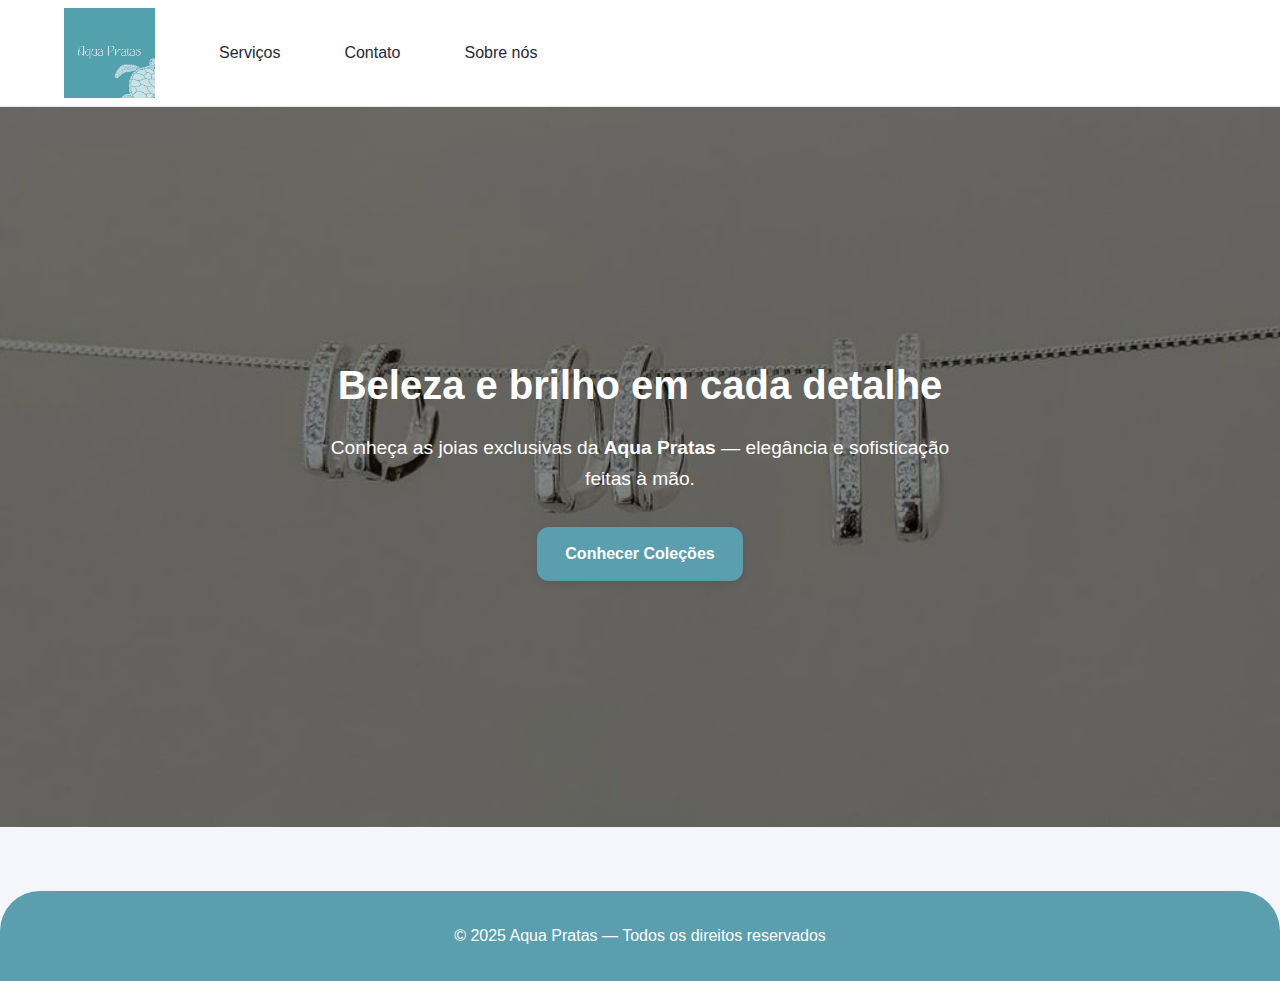
<file: index.html>
<!DOCTYPE html>
<html lang="pt-BR">
<head>
  <meta charset="UTF-8" />
  <meta name="viewport" content="width=device-width, initial-scale=1.0" />
  <title>Aqua Pratas</title>
  <link rel="stylesheet" href="css/style.css" />
</head>

<body>
  <header class="site-header">
    <div class="container header-inner">
      <a href="index.html" class="logo-link">
        <img src="img/logo.jpg" alt="Aqua Pratas" class="logo-img" />
      </a>
      <nav class="main-nav">
        <ul>
          <li><a href="servicos.html">Serviços</a></li>
          <li><a href="contato.html">Contato</a></li>
          <li><a href="sobre.html">Sobre nós</a></li>
        </ul>
      </nav>
    </div>
  </header>

  <main>
    <section class="hero">
      <div class="hero-content">
        <h1>Beleza e brilho em cada detalhe</h1>
        <p>Conheça as joias exclusivas da <strong>Aqua Pratas</strong> — elegância e sofisticação feitas à mão.</p>
        <a href="servicos.html" class="btn">Conhecer Coleções</a>
      </div>
    </section>
  </main>

  <footer class="site-footer">
    <p>© 2025 Aqua Pratas — Todos os direitos reservados</p>
  </footer>

</body>
</html>
</file>
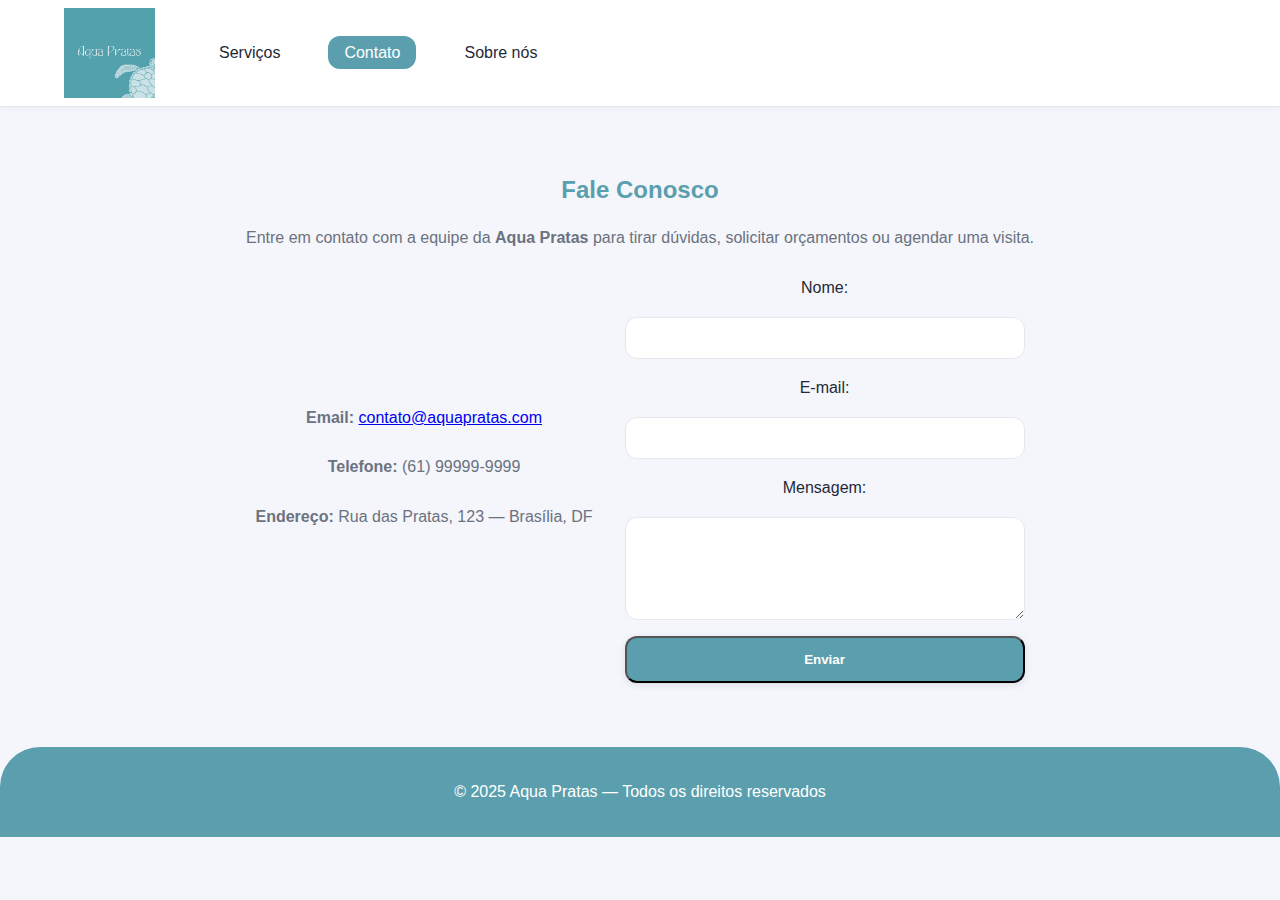
<file: contato.html>
<!DOCTYPE html>
<html lang="pt-BR">
<head>
  <meta charset="UTF-8" />
  <meta name="viewport" content="width=device-width, initial-scale=1.0" />
  <title>Contato - Aqua Pratas</title>
  <link rel="stylesheet" href="css/style.css" />
</head>
<body>

  <header class="site-header">
    <div class="container header-inner">
      <a href="index.html" class="logo-link">
        <img src="img/logo.jpg" alt="Aqua Pratas" class="logo-img" />
      </a>
      <nav class="main-nav">
        <ul>
          <li><a href="servicos.html">Serviços</a></li>
          <li><a href="contato.html" class="active">Contato</a></li>
          <li><a href="sobre.html">Sobre nós</a></li>
        </ul>
      </nav>
    </div>
  </header>

  <main>
    <section class="contato-section">
      <div class="container">
        <h2>Fale Conosco</h2>
        <p>Entre em contato com a equipe da <strong>Aqua Pratas</strong> para tirar dúvidas, solicitar orçamentos ou agendar uma visita.</p>

        <div class="contato-flex">
          <div class="info-contato">
            <p><strong>Email:</strong> <a href="mailto:contato@aquapratas.com">contato@aquapratas.com</a></p>
            <p><strong>Telefone:</strong> (61) 99999-9999</p>
            <p><strong>Endereço:</strong> Rua das Pratas, 123 — Brasília, DF</p>
          </div>

          <form class="contact-form" action="#" method="post">
            <label for="nome">Nome:</label>
            <input type="text" id="nome" name="nome" required>

            <label for="email">E-mail:</label>
            <input type="email" id="email" name="email" required>

            <label for="mensagem">Mensagem:</label>
            <textarea id="mensagem" name="mensagem" rows="5" required></textarea>

            <button type="submit" class="btn">Enviar</button>
          </form>
        </div>
      </div>
    </section>
  </main>

  <footer class="site-footer">
    <p>© 2025 Aqua Pratas — Todos os direitos reservados</p>
  </footer>

</body>
</html>
</file>
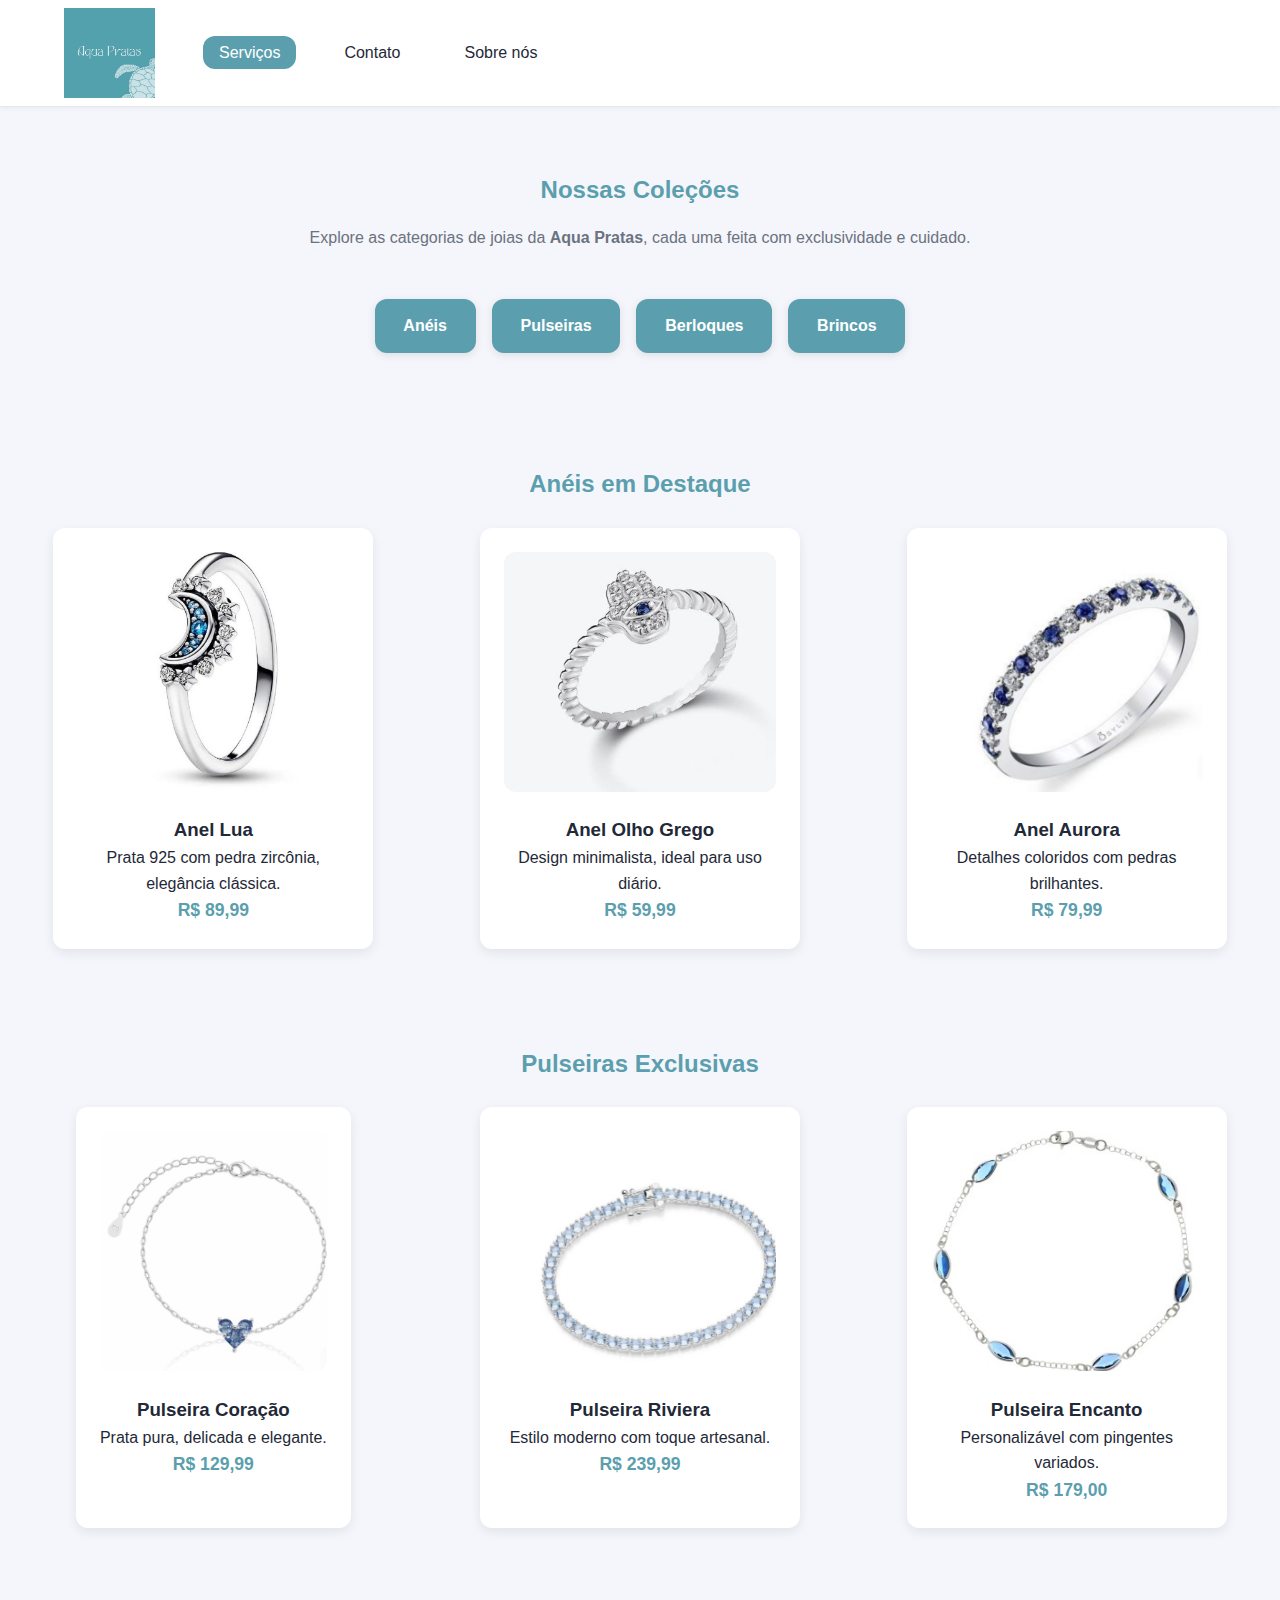
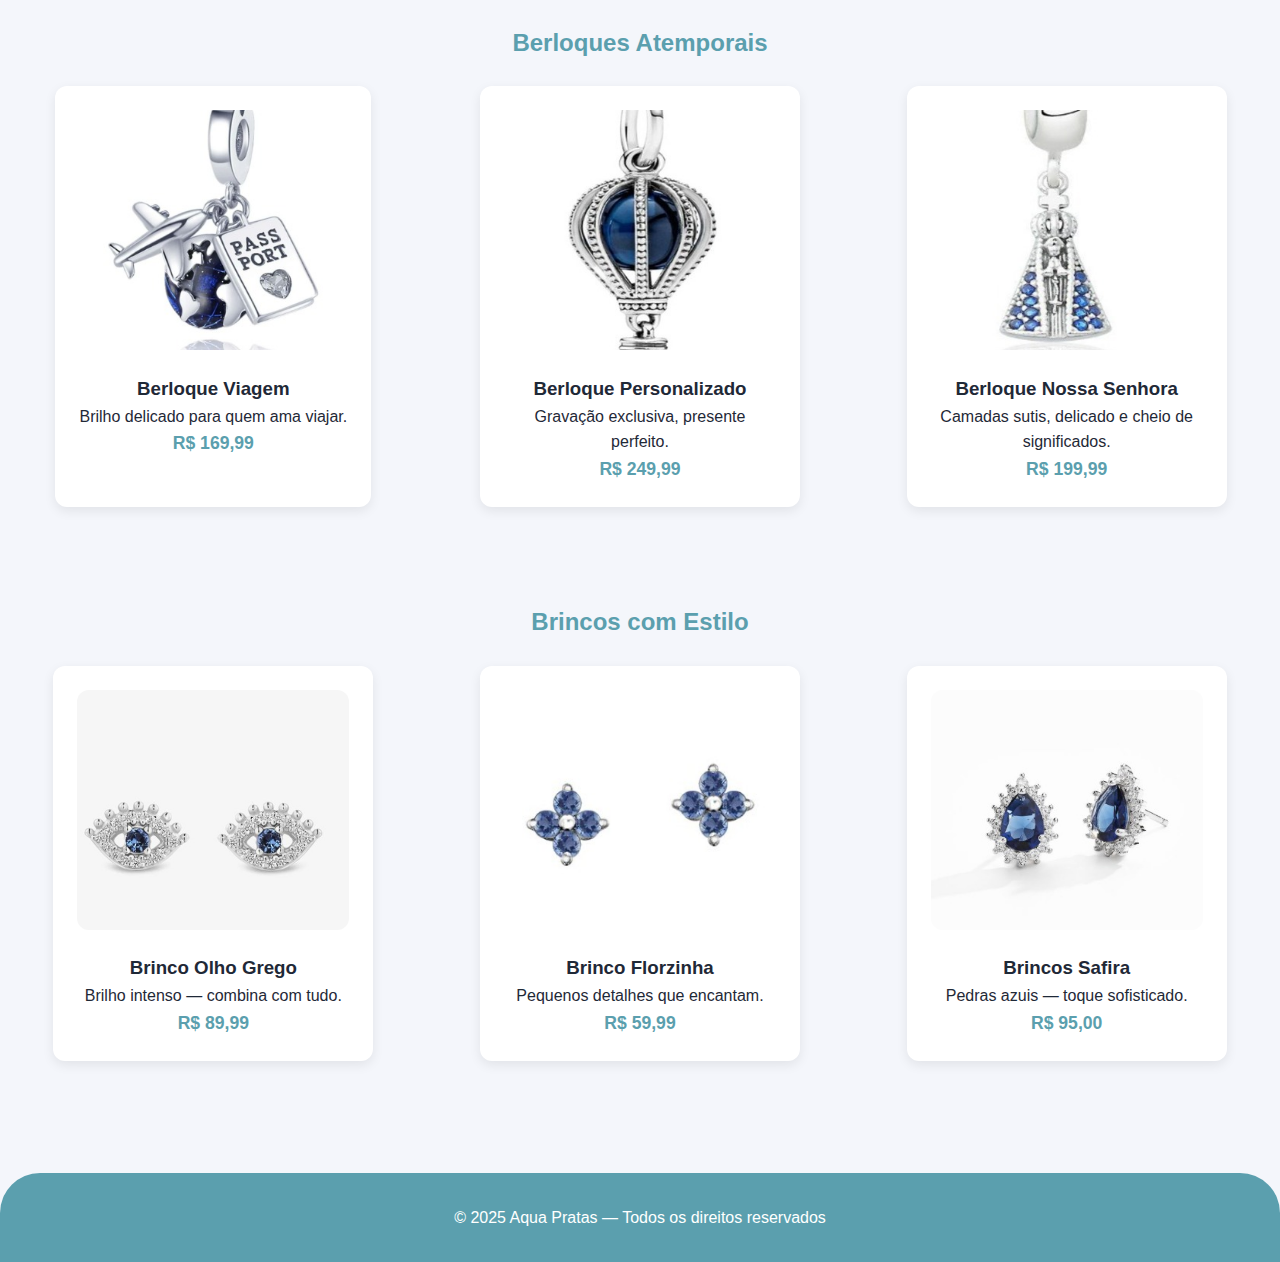
<file: servicos.html>
<!DOCTYPE html>
<html lang="pt-BR">
<head>
  <meta charset="UTF-8" />
  <meta name="viewport" content="width=device-width, initial-scale=1.0" />
  <title>Serviços - Aqua Pratas</title>
  <link rel="stylesheet" href="css/style.css" />
</head>
<body>

  <header class="site-header">
    <div class="container header-inner">
      <a href="index.html" class="logo-link">
        <img src="img/logo.jpg" alt="Aqua Pratas" class="logo-img" />
      </a>
      <nav class="main-nav">
        <ul>
          <li><a href="servicos.html" class="active">Serviços</a></li>
          <li><a href="contato.html">Contato</a></li>
          <li><a href="sobre.html">Sobre nós</a></li>
        </ul>
      </nav>
    </div>
  </header>

  <main>
    <section id="servicos" class="servicos-section">
      <div class="container">
        <h2>Nossas Coleções</h2>
        <p>Explore as categorias de joias da <strong>Aqua Pratas</strong>, cada uma feita com exclusividade e cuidado.</p>

        <nav class="services-nav">
          <ul>
            <li><a href="#aneis" class="btn">Anéis</a></li>
            <li><a href="#pulseiras" class="btn">Pulseiras</a></li>
            <li><a href="#berloques" class="btn">Berloques</a></li>
            <li><a href="#brincos" class="btn">Brincos</a></li>
          </ul>
        </nav>
      </div>
    </section>

    <section id="aneis" class="products">
      <div class="container">
        <h2>Anéis em Destaque</h2>
        <ul class="product-list">
          <li class="product-item">
            <img src="img/anel-1.jpg" alt="Anel Solitário">
            <h3>Anel Lua</h3>
            <p>Prata 925 com pedra zircônia, elegância clássica.</p>
            <p class="price">R$ 89,99</p>
          </li>
          <li class="product-item">
            <img src="img/anel-2.jpg" alt="Anel Masculino">
            <h3>Anel Olho Grego</h3>
            <p>Design minimalista, ideal para uso diário.</p>
            <p class="price">R$ 59,99</p>
          </li>
          <li class="product-item">
            <img src="img/anel-3.jpg" alt="Anel Aurora">
            <h3>Anel Aurora</h3>
            <p>Detalhes coloridos com pedras brilhantes.</p>
            <p class="price">R$ 79,99</p>
          </li>
        </ul>
      </div>
    </section>

    <section id="pulseiras" class="products">
      <div class="container">
        <h2>Pulseiras Exclusivas</h2>
        <ul class="product-list">
          <li class="product-item">
            <img src="img/pulseira-1.jpg" alt="Pulseira fina">
            <h3>Pulseira Coração</h3>
            <p>Prata pura, delicada e elegante.</p>
            <p class="price">R$ 129,99</p>
          </li>
          <li class="product-item">
            <img src="img/pulseira-2.jpg" alt="Pulseira couro e prata">
            <h3>Pulseira Riviera</h3>
            <p>Estilo moderno com toque artesanal.</p>
            <p class="price">R$ 239,99</p>
          </li>
          <li class="product-item">
            <img src="img/pulseira-3.jpg" alt="Pulseira pingentes">
            <h3>Pulseira Encanto</h3>
            <p>Personalizável com pingentes variados.</p>
            <p class="price">R$ 179,00</p>
          </li>
        </ul>
      </div>
    </section>

    <section id="berloques" class="products">
      <div class="container">
        <h2>Berloques Atemporais</h2>
        <ul class="product-list">
          <li class="product-item">
            <img src="img/berloque-1.jpg" alt="Colar ponto de luz">
            <h3>Berloque Viagem</h3>
            <p>Brilho delicado para quem ama viajar.</p>
            <p class="price">R$ 169,99</p>
          </li>
          <li class="product-item">
            <img src="img/berloque-2.jpg" alt="Colar personalizado">
            <h3>Berloque Personalizado</h3>
            <p>Gravação exclusiva, presente perfeito.</p>
            <p class="price">R$ 249,99</p>
          </li>
          <li class="product-item">
            <img src="img/berloque-3.jpg" alt="Colar duplo">
            <h3>Berloque Nossa Senhora</h3>
            <p>Camadas sutis, delicado e cheio de significados.</p>
            <p class="price">R$ 199,99</p>
          </li>
        </ul>
      </div>
    </section>

    <section id="brincos" class="products">
      <div class="container">
        <h2>Brincos com Estilo</h2>
        <ul class="product-list">
          <li class="product-item">
            <img src="img/brinco-1.jpg" alt="Brincos argola">
            <h3>Brinco Olho Grego</h3>
            <p>Brilho intenso — combina com tudo.</p>
            <p class="price">R$ 89,99</p>
          </li>
          <li class="product-item">
            <img src="img/brinco-2.jpg" alt="Brincos pequenos">
            <h3>Brinco Florzinha</h3>
            <p>Pequenos detalhes que encantam.</p>
            <p class="price">R$ 59,99</p>
          </li>
          <li class="product-item">
            <img src="img/brinco-3.jpg" alt="Brincos com pedra azul">
            <h3>Brincos Safira</h3>
            <p>Pedras azuis — toque sofisticado.</p>
            <p class="price">R$ 95,00</p>
          </li>
        </ul>
      </div>
    </section>
  </main>

  <footer class="site-footer">
    <p>© 2025 Aqua Pratas — Todos os direitos reservados</p>
  </footer>

</body>
</html>
</file>
<file: css/style.css>
:root {
  --cor-fundo: #f4f6fb;
  --cor-fundo-caixa: #ffffff;
  --cor-texto: #1f2937;
  --cor-texto-secundario: #6b7280;
  --cor-destaque: #5b9fae;
  --cor-destaque-escuro: #5b9fae;
  --cor-borda-sutil: #e5e7eb;
  --sombra-card: 0 4px 12px rgba(0, 0, 0, 0.08);
  --raio-borda: 12px;
  --transicao: all 0.3s ease;
}

* {
  box-sizing: border-box;
  margin: 0;
  padding: 0;
}

body {
  font-family: "Inter", "Segoe UI", Roboto, Helvetica, Arial, sans-serif;
  line-height: 1.6;
  color: var(--cor-texto);
  background: var(--cor-fundo);
  text-align: center;
}

/* ==============================
CABEÇALHO
============================== */
.site-header {
  background: var(--cor-fundo-caixa);
  border-bottom: 1px solid var(--cor-borda-sutil);
  box-shadow: 0 1px 6px rgba(0, 0, 0, 0.05);
  padding: 0.5rem 0;
}

.header-inner {
  max-width: 1200px;
  margin: 0 auto;
  padding: 0 1.5rem;
  display: flex;
  align-items: center;
  justify-content: flex-start;
  gap: 3rem; /* espaço entre logo e menu */
}

.logo-link {
  display: flex;
  align-items: center;
}

.logo-img {
  height: 90px;
  width: auto;
  transition: transform 0.3s ease;
}

.logo-img:hover {
  transform: scale(1.03);
}

.main-nav ul {
  display: flex;
  gap: 2rem;
  list-style: none;
  align-items: center;
  justify-content: flex-start;
  margin: 0; /* remove margem lateral */
  padding: 0;
}

.main-nav a {
  text-decoration: none;
  color: var(--cor-texto);
  font-weight: 500;
  padding: 0.5rem 1rem;
  border-radius: var(--raio-borda);
  transition: var(--transicao);
}

.main-nav a:hover,
.main-nav a.active {
  background: var(--cor-destaque);
  color: #fff;
}

/* Ajuste mobile */
@media (max-width: 768px) {
  .header-inner {
    flex-direction: column;
    text-align: center;
    gap: 1rem;
  }
}

/* ==============================
HERO SECTION
============================== */
.hero {
  position: relative;
  background: url('../img/hero2.jpg') center/cover no-repeat;
  height: 80vh;
  display: flex;
  justify-content: center;
  align-items: center;
  text-align: center;
  color: #fff;
}

.hero::after {
  content: "";
  position: absolute;
  inset: 0;
  background: rgba(0, 0, 0, 0.45);
}

.hero-content {
  position: relative;
  z-index: 1;
  max-width: 700px;
  margin: 0 auto;
  padding: 0 1rem;
}

.hero h1 {
  font-size: 2.5rem;
  margin-bottom: 1rem;
  font-weight: 700;
}

.hero p {
  font-size: 1.2rem;
  margin-bottom: 2rem;
}

.btn {
  display: inline-block;
  padding: 0.9rem 1.8rem;
  border-radius: var(--raio-borda);
  font-weight: 600;
  text-decoration: none;
  transition: var(--transicao);
  box-shadow: 0 2px 8px rgba(0, 0, 0, 0.1);
}

.btn {
  background: var(--cor-destaque);
  color: #fff;
}

.btn:hover {
  background: var(--cor-destaque-escuro);
  transform: translateY(-2px);
}

/* ==============================
SERVIÇOS / PRODUTOS
============================== */
.servicos-section {
  padding: 4rem 1rem;
}

.servicos-section h2 {
  color: var(--cor-destaque);
  margin-bottom: 1rem;
}

.servicos-section p {
  color: var(--cor-texto-secundario);
  max-width: 700px;
  margin: 0 auto 3rem;
}

.services-nav ul {
  list-style: none;
  display: flex;
  flex-wrap: wrap;
  justify-content: center;
  gap: 1rem;
  margin-top: 2rem;
}

.products {
  padding: 3rem 1rem;
}

.products h2 {
  color: var(--cor-destaque);
  margin-bottom: 1.5rem;
}

.product-list {
  list-style: none;
  display: grid;
  grid-template-columns: 1fr; /* Celular */
  gap: 2rem;
  justify-items: center;
}

.product-item {
  background: var(--cor-fundo-caixa);
  padding: 1.5rem;
  border-radius: var(--raio-borda);
  box-shadow: var(--sombra-card);
  text-align: center;
  max-width: 320px;
  transition: var(--transicao);
}

.product-item:hover {
  transform: translateY(-6px);
}

/* IMAGENS UNIFORMES */
.product-item img {
  width: 100%;
  height: 240px;
  object-fit: cover;
  border-radius: var(--raio-borda);
  margin-bottom: 1rem;
}

.price {
  font-weight: 700;
  font-size: 1.1rem;
  color: var(--cor-destaque);
}

/* ==============================
CONTATO / SOBRE
============================== */
.contato-section,
.sobre-section {
  max-width: 1000px;
  margin: 4rem auto;
  padding: 0 1rem;
}

.contato-section h2,
.sobre-section h2 {
  color: var(--cor-destaque);
  margin-bottom: 1rem;
}

.contato-section p,
.sobre-section p {
  color: var(--cor-texto-secundario);
  margin-bottom: 1.5rem;
}

.contato-flex {
  display: flex;
  flex-direction: column;
  gap: 2rem;
  align-items: center;
  justify-content: center;
}

.contact-form {
  display: flex;
  flex-direction: column;
  gap: 1rem;
  width: 100%;
  max-width: 400px;
}

.contact-form input,
.contact-form textarea {
  width: 100%;
  padding: 0.8rem;
  border: 1px solid var(--cor-borda-sutil);
  border-radius: var(--raio-borda);
}

.sobre-img {
  width: 100%;
  max-width: 600px;
  height: auto;
  border-radius: var(--raio-borda);
  box-shadow: var(--sombra-card);
  display: block;
  margin: 2rem auto;
}

/* ==============================
RODAPÉ
============================== */
.site-footer {
  background: var(--cor-destaque);
  color: #fff;
  text-align: center;
  padding: 2rem 1rem;
  margin-top: 4rem;
  border-top-left-radius: 40px;
  border-top-right-radius: 40px;
}

/* ==============================
RESPONSIVIDADE
============================== */
@media (min-width: 600px) {
  .product-list {
    grid-template-columns: repeat(2, 1fr);
  }
}

@media (min-width: 992px) {
  .product-list {
    grid-template-columns: repeat(3, 1fr);
  }

  .contato-flex {
    flex-direction: row;
  }
}
</file>
